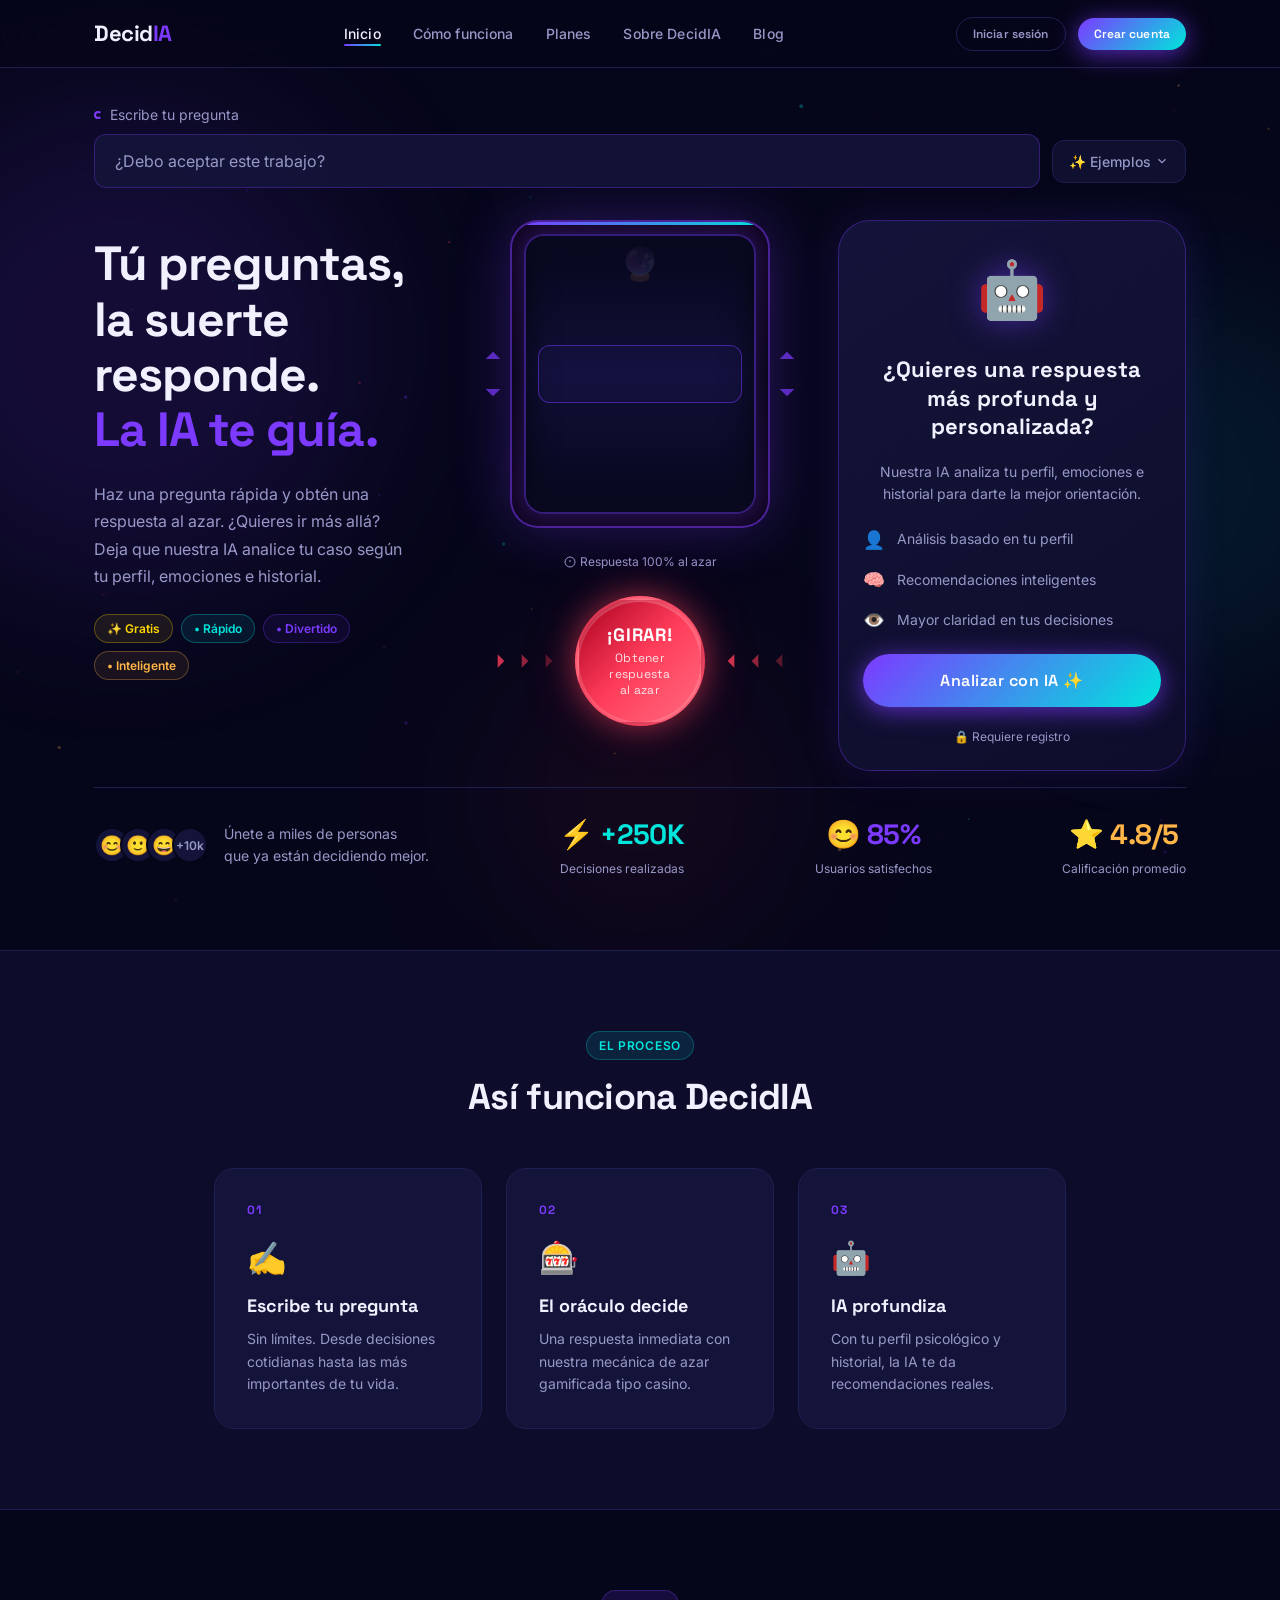
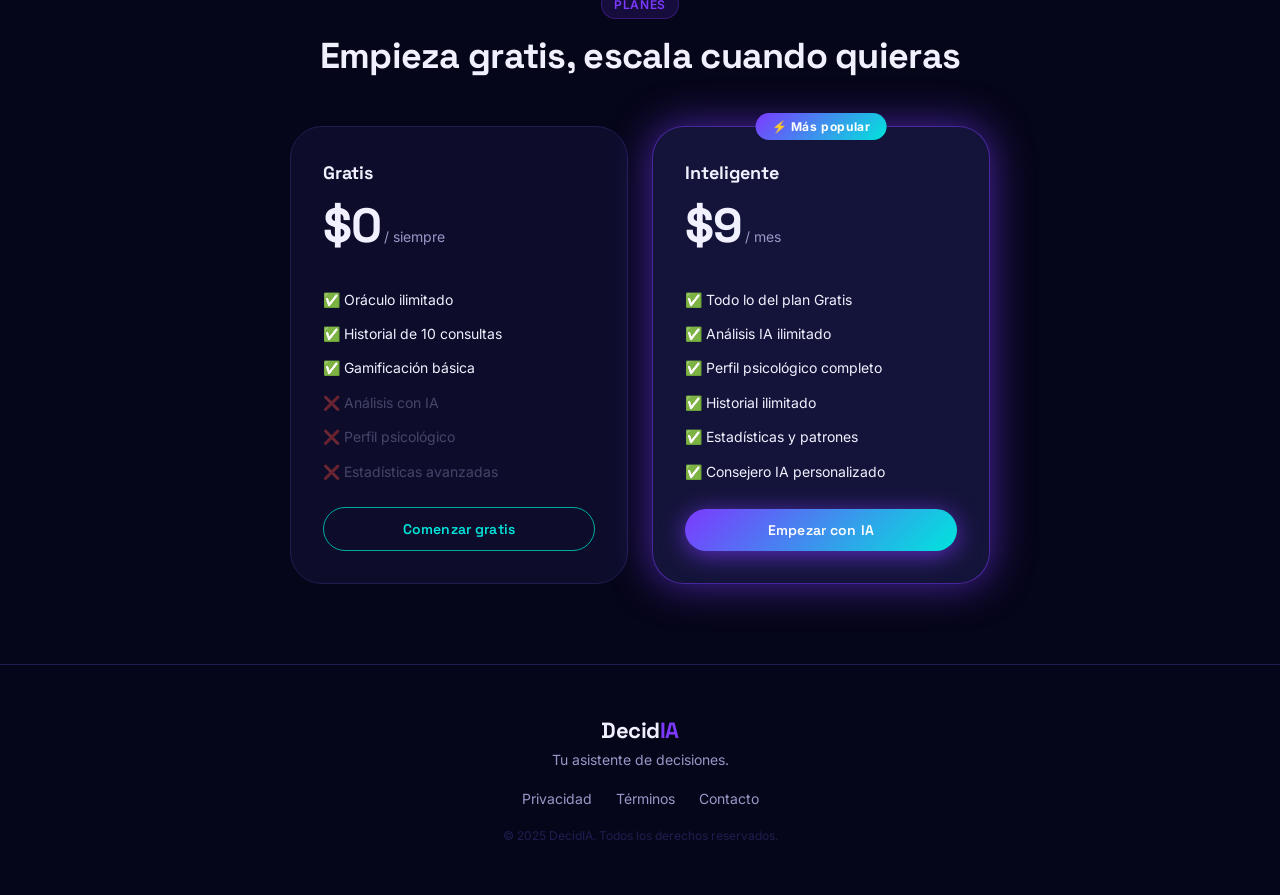
<file: index.html>
<!DOCTYPE html>
<html lang="es">
<head>
  <meta charset="UTF-8" />
  <meta name="viewport" content="width=device-width, initial-scale=1.0" />
  <meta name="description" content="DecidIA — Toma mejores decisiones con IA. Consulta el oráculo o analiza tu caso con inteligencia artificial." />
  <title>DecidIA — Tu asistente de decisiones</title>

  <link rel="stylesheet" href="css/tokens.css" />
  <link rel="stylesheet" href="css/global.css" />
  <link rel="stylesheet" href="css/home.css" />

  <link rel="icon" href="data:image/svg+xml,<svg xmlns='http://www.w3.org/2000/svg' viewBox='0 0 32 32'><text y='26' font-size='26'>🔮</text></svg>" />
</head>
<body>

<!-- Partículas -->
<canvas id="particle-canvas"></canvas>

<!-- ══ NAVBAR ══════════════════════════════════════════════ -->
<nav class="navbar" id="navbar">
  <div class="container navbar__inner">
    <a href="index.html" class="navbar__logo">
      <span class="logo-decid">Decid</span><span class="logo-accent">IA</span>
    </a>

    <ul class="navbar__nav">
      <li><a href="#" class="navbar__link active">Inicio</a></li>
      <li><a href="#como-funciona" class="navbar__link">Cómo funciona</a></li>
      <li><a href="#planes" class="navbar__link">Planes</a></li>
      <li><a href="#" class="navbar__link">Sobre DecidIA</a></li>
      <li><a href="#" class="navbar__link">Blog</a></li>
    </ul>

    <div class="navbar__actions">
      <button class="btn btn--ghost btn--sm" onclick="openModal('modal-login')">Iniciar sesión</button>
      <button class="btn btn--primary btn--sm" onclick="openModal('modal-register')">Crear cuenta</button>
    </div>

    <!-- Mobile hamburger -->
    <button class="navbar__hamburger" id="hamburger" aria-label="Menú">
      <span></span><span></span><span></span>
    </button>
  </div>
</nav>

<!-- Mobile drawer -->
<div class="navbar__drawer" id="nav-drawer">
  <a href="#" class="navbar__link active">Inicio</a>
  <a href="#como-funciona" class="navbar__link">Cómo funciona</a>
  <a href="#planes" class="navbar__link">Planes</a>
  <a href="#" class="navbar__link">Sobre DecidIA</a>
  <a href="#" class="navbar__link">Blog</a>
  <div class="navbar__actions">
    <button class="btn btn--ghost" onclick="closeDrawer();openModal('modal-login')">Iniciar sesión</button>
    <button class="btn btn--primary" onclick="closeDrawer();openModal('modal-register')">Crear cuenta</button>
  </div>
</div>

<!-- ══ HERO ════════════════════════════════════════════════ -->
<section class="hero" id="hero">
  <!-- Background glows -->
  <div class="hero__bg-glow hero__bg-glow--1"></div>
  <div class="hero__bg-glow hero__bg-glow--2"></div>
  <div class="hero__bg-glow hero__bg-glow--3"></div>

  <div class="container">

    <!-- Question bar -->
    <div class="hero__question-bar">
      <div class="question-bar__label">Escribe tu pregunta</div>
      <div class="question-bar__row" style="position:relative">
        <input
          type="text"
          class="question-bar__input"
          id="oracle-question"
          maxlength="300"
          autocomplete="off"
        />
        <button class="question-bar__examples-btn" id="examples-btn">
          ✨ Ejemplos
          <svg width="14" height="14" viewBox="0 0 24 24" fill="none" stroke="currentColor" stroke-width="2"><path d="M6 9l6 6 6-6"/></svg>
        </button>
        <div class="examples-dropdown" id="examples-dropdown"></div>
      </div>
    </div>

    <!-- Main 3-column layout -->
    <div class="hero__main">

      <!-- LEFT: Headline -->
      <div class="hero__left">
        <div>
          <h1 class="hero__title">
            Tú preguntas,<br/>
            la suerte responde.<br/>
            <span class="highlight">La IA te guía.</span>
          </h1>
        </div>
        <p class="hero__subtitle">
          Haz una pregunta rápida y obtén una respuesta al azar.
          ¿Quieres ir más allá? Deja que nuestra IA analice tu caso
          según tu perfil, emociones e historial.
        </p>
        <div class="hero__badges">
          <span class="hero__badge-item hero__badge-item--free">✨ Gratis</span>
          <span class="hero__badge-item hero__badge-item--fast">• Rápido</span>
          <span class="hero__badge-item hero__badge-item--fun">• Divertido</span>
          <span class="hero__badge-item hero__badge-item--smart">• Inteligente</span>
        </div>
      </div>

      <!-- CENTER: Slot Machine -->
      <div class="hero__center">
        <div class="slot-machine">

          <!-- Side arrows left -->
          <div class="slot-machine__arrows slot-machine__arrows--left">
            <svg class="slot-arrow slot-arrow--up" viewBox="0 0 24 24" fill="currentColor"><path d="M12 4l8 8H4l8-8z"/></svg>
            <svg class="slot-arrow slot-arrow--down" viewBox="0 0 24 24" fill="currentColor"><path d="M12 4l8 8H4l8-8z"/></svg>
          </div>

          <div class="slot-machine__chassis">
            <div class="slot-drum__window" id="drum-window">
              <div class="slot-drum__fade-top"></div>
              <div class="slot-drum__fade-bottom"></div>
              <div class="slot-drum__highlight" id="drum-highlight"></div>
              <div class="slot-drum__column" id="drum-column">
                <div class="slot-drum__item is-center" style="color:rgba(255,255,255,0.25);font-size:2rem">🔮</div>
              </div>
            </div>
          </div>

          <!-- Side arrows right -->
          <div class="slot-machine__arrows slot-machine__arrows--right">
            <svg class="slot-arrow slot-arrow--up" viewBox="0 0 24 24" fill="currentColor"><path d="M12 4l8 8H4l8-8z"/></svg>
            <svg class="slot-arrow slot-arrow--down" viewBox="0 0 24 24" fill="currentColor"><path d="M12 4l8 8H4l8-8z"/></svg>
          </div>
        </div>

        <!-- Random label -->
        <div class="slot-machine__rand-label">
          <svg width="12" height="12" viewBox="0 0 24 24" fill="none" stroke="currentColor" stroke-width="2"><circle cx="12" cy="12" r="10"/><path d="M12 8v4M12 16h.01"/></svg>
          Respuesta 100% al azar
        </div>

        <!-- GIRAR button -->
        <div class="btn-girar-wrap">
          <div class="btn-girar-arrow">
            <svg viewBox="0 0 24 24" fill="currentColor"><path d="M8 4l8 8-8 8z"/></svg>
            <svg viewBox="0 0 24 24" fill="currentColor"><path d="M8 4l8 8-8 8z"/></svg>
            <svg viewBox="0 0 24 24" fill="currentColor"><path d="M8 4l8 8-8 8z"/></svg>
          </div>

          <button class="btn--girar" id="btn-girar">
            ¡GIRAR!
            <span class="girar-subtitle">Obtener respuesta<br>al azar</span>
          </button>

          <div class="btn-girar-arrow btn-girar-arrow--right">
            <svg viewBox="0 0 24 24" fill="currentColor"><path d="M8 4l8 8-8 8z"/></svg>
            <svg viewBox="0 0 24 24" fill="currentColor"><path d="M8 4l8 8-8 8z"/></svg>
            <svg viewBox="0 0 24 24" fill="currentColor"><path d="M8 4l8 8-8 8z"/></svg>
          </div>
        </div>

        <!-- Post-result panel -->
        <div class="oracle-post-result" id="post-result">
          <p class="oracle-post-result__label">¿Quieres una recomendación basada en IA?</p>
          <div class="oracle-post-result__actions">
            <button class="btn btn--primary btn--lg" onclick="openModal('modal-register')">
              🤖 Analizar mi caso
            </button>
            <button class="btn btn--ghost" id="btn-again">🔄 Preguntar de nuevo</button>
          </div>
          <div class="oracle-post-result__feedback">
            <span class="oracle-post-result__feedback-label">¿Fue útil?</span>
            <div style="display:flex;gap:8px">
              <button class="feedback-btn" data-value="1" title="Sí">👍</button>
              <button class="feedback-btn" data-value="-1" title="No">👎</button>
            </div>
          </div>
        </div>
      </div>

      <!-- RIGHT: AI Panel -->
      <div class="hero__right">
        <div class="ai-panel" style="position:relative">
          <div class="ai-panel__robot">
            <span class="ai-panel__robot-icon">🤖</span>
          </div>
          <h3 class="ai-panel__title">¿Quieres una respuesta<br/>más profunda y personalizada?</h3>
          <p class="ai-panel__subtitle">
            Nuestra IA analiza tu perfil, emociones e historial para darte la mejor orientación.
          </p>
          <div class="ai-panel__features">
            <div class="ai-feature">
              <span class="ai-feature__icon">👤</span>
              <span>Análisis basado en tu perfil</span>
            </div>
            <div class="ai-feature">
              <span class="ai-feature__icon">🧠</span>
              <span>Recomendaciones inteligentes</span>
            </div>
            <div class="ai-feature">
              <span class="ai-feature__icon">👁️</span>
              <span>Mayor claridad en tus decisiones</span>
            </div>
          </div>
          <button class="btn btn--primary" onclick="openModal('modal-register')">
            Analizar con IA ✨
          </button>
          <div class="ai-panel__lock">
            🔒 Requiere registro
          </div>
        </div>
      </div>

    </div><!-- /.hero__main -->

    <!-- Stats bar -->
    <div class="hero__stats">
      <div class="hero__stats-inner">
        <div class="stat-group">
          <div class="stat-avatars">
            <div class="stat-avatar">😊</div>
            <div class="stat-avatar">🙂</div>
            <div class="stat-avatar">😄</div>
            <div class="stat-avatar stat-avatar--count">+10k</div>
          </div>
          <span class="stat-text">Únete a miles de personas<br>que ya están decidiendo mejor.</span>
        </div>

        <div class="stat-item">
          <span class="stat-item__value text-teal">⚡ +250K</span>
          <span class="stat-item__label">Decisiones realizadas</span>
        </div>

        <div class="stat-item">
          <span class="stat-item__value text-violet">😊 85%</span>
          <span class="stat-item__label">Usuarios satisfechos</span>
        </div>

        <div class="stat-item">
          <span class="stat-item__value text-gold">⭐ 4.8/5</span>
          <span class="stat-item__label">Calificación promedio</span>
        </div>
      </div>
    </div>

  </div><!-- /.container -->
</section>


<!-- ══ CÓMO FUNCIONA ═══════════════════════════════════════ -->
<section class="section section--how" id="como-funciona">
  <div class="container container--md">
    <div class="section__header">
      <span class="badge badge--teal">El proceso</span>
      <h2 class="section__title">Así funciona DecidIA</h2>
    </div>
    <div class="steps-grid">
      <div class="step-card">
        <div class="step-card__number">01</div>
        <div class="step-card__icon">✍️</div>
        <h3 class="step-card__title">Escribe tu pregunta</h3>
        <p class="step-card__desc">Sin límites. Desde decisiones cotidianas hasta las más importantes de tu vida.</p>
      </div>
      <div class="step-card">
        <div class="step-card__number">02</div>
        <div class="step-card__icon">🎰</div>
        <h3 class="step-card__title">El oráculo decide</h3>
        <p class="step-card__desc">Una respuesta inmediata con nuestra mecánica de azar gamificada tipo casino.</p>
      </div>
      <div class="step-card">
        <div class="step-card__number">03</div>
        <div class="step-card__icon">🤖</div>
        <h3 class="step-card__title">IA profundiza</h3>
        <p class="step-card__desc">Con tu perfil psicológico y historial, la IA te da recomendaciones reales.</p>
      </div>
    </div>
  </div>
</section>


<!-- ══ PLANES ══════════════════════════════════════════════ -->
<section class="section section--pricing" id="planes">
  <div class="container container--md">
    <div class="section__header">
      <span class="badge badge--violet">Planes</span>
      <h2 class="section__title">Empieza gratis, escala cuando quieras</h2>
    </div>
    <div class="pricing-grid">
      <div class="pricing-card">
        <div class="pricing-card__header">
          <span class="pricing-card__plan">Gratis</span>
          <div class="pricing-card__price">
            <span class="pricing-card__amount">$0</span>
            <span class="pricing-card__period">/ siempre</span>
          </div>
        </div>
        <ul class="pricing-card__features">
          <li>✅ Oráculo ilimitado</li>
          <li>✅ Historial de 10 consultas</li>
          <li>✅ Gamificación básica</li>
          <li class="disabled">❌ Análisis con IA</li>
          <li class="disabled">❌ Perfil psicológico</li>
          <li class="disabled">❌ Estadísticas avanzadas</li>
        </ul>
        <button class="btn btn--outline-teal" onclick="openModal('modal-register')">Comenzar gratis</button>
      </div>
      <div class="pricing-card pricing-card--featured">
        <div class="pricing-card__badge">⚡ Más popular</div>
        <div class="pricing-card__header">
          <span class="pricing-card__plan">Inteligente</span>
          <div class="pricing-card__price">
            <span class="pricing-card__amount">$9</span>
            <span class="pricing-card__period">/ mes</span>
          </div>
        </div>
        <ul class="pricing-card__features">
          <li>✅ Todo lo del plan Gratis</li>
          <li>✅ Análisis IA ilimitado</li>
          <li>✅ Perfil psicológico completo</li>
          <li>✅ Historial ilimitado</li>
          <li>✅ Estadísticas y patrones</li>
          <li>✅ Consejero IA personalizado</li>
        </ul>
        <button class="btn btn--primary" onclick="openModal('modal-register')">Empezar con IA</button>
      </div>
    </div>
  </div>
</section>


<!-- ══ FOOTER ══════════════════════════════════════════════ -->
<footer class="footer">
  <div class="container footer__inner">
    <div class="footer__brand">
      <span class="navbar__logo">
        <span class="logo-decid">Decid</span><span class="logo-accent">IA</span>
      </span>
      <p class="footer__tagline">Tu asistente de decisiones.</p>
    </div>
    <div class="footer__links">
      <a href="#">Privacidad</a>
      <a href="#">Términos</a>
      <a href="#">Contacto</a>
    </div>
    <p class="footer__copy">© 2025 DecidIA. Todos los derechos reservados.</p>
  </div>
</footer>


<!-- ══ MODALS ══════════════════════════════════════════════ -->
<div class="modal-backdrop" id="modal-login">
  <div class="modal">
    <button class="modal__close" onclick="closeModal('modal-login')" aria-label="Cerrar">✕</button>
    <div class="modal__header">
      <h2 class="modal__title">Bienvenido de vuelta</h2>
      <p class="modal__subtitle">Inicia sesión en tu cuenta DecidIA</p>
    </div>
    <div class="auth-social">
      <button class="btn btn--ghost auth-social__btn">
        <svg width="18" height="18" viewBox="0 0 24 24"><path fill="#4285F4" d="M22.56 12.25c0-.78-.07-1.53-.2-2.25H12v4.26h5.92c-.26 1.37-1.04 2.53-2.21 3.31v2.77h3.57c2.08-1.92 3.28-4.74 3.28-8.09z"/><path fill="#34A853" d="M12 23c2.97 0 5.46-.98 7.28-2.66l-3.57-2.77c-.98.66-2.23 1.06-3.71 1.06-2.86 0-5.29-1.93-6.16-4.53H2.18v2.84C3.99 20.53 7.7 23 12 23z"/><path fill="#FBBC05" d="M5.84 14.09c-.22-.66-.35-1.36-.35-2.09s.13-1.43.35-2.09V7.07H2.18C1.43 8.55 1 10.22 1 12s.43 3.45 1.18 4.93l2.85-2.22.81-.62z"/><path fill="#EA4335" d="M12 5.38c1.62 0 3.06.56 4.21 1.64l3.15-3.15C17.45 2.09 14.97 1 12 1 7.7 1 3.99 3.47 2.18 7.07l3.66 2.84c.87-2.6 3.3-4.53 6.16-4.53z"/></svg>
        Continuar con Google
      </button>
    </div>
    <div class="auth-divider"><span>o con correo</span></div>
    <div class="auth-form">
      <input type="email" class="input" placeholder="tu@correo.com" autocomplete="email" />
      <input type="password" class="input" placeholder="Contraseña" autocomplete="current-password" />
      <button class="btn btn--primary" style="width:100%">Iniciar sesión</button>
    </div>
    <p class="auth-footer-text">¿No tienes cuenta? <a href="#" onclick="switchModal('modal-login','modal-register')">Regístrate</a></p>
  </div>
</div>

<div class="modal-backdrop" id="modal-register">
  <div class="modal">
    <button class="modal__close" onclick="closeModal('modal-register')" aria-label="Cerrar">✕</button>
    <div class="modal__header">
      <h2 class="modal__title">Crea tu cuenta</h2>
      <p class="modal__subtitle">Únete a DecidIA y toma mejores decisiones</p>
    </div>
    <div class="auth-social">
      <button class="btn btn--ghost auth-social__btn">
        <svg width="18" height="18" viewBox="0 0 24 24"><path fill="#4285F4" d="M22.56 12.25c0-.78-.07-1.53-.2-2.25H12v4.26h5.92c-.26 1.37-1.04 2.53-2.21 3.31v2.77h3.57c2.08-1.92 3.28-4.74 3.28-8.09z"/><path fill="#34A853" d="M12 23c2.97 0 5.46-.98 7.28-2.66l-3.57-2.77c-.98.66-2.23 1.06-3.71 1.06-2.86 0-5.29-1.93-6.16-4.53H2.18v2.84C3.99 20.53 7.7 23 12 23z"/><path fill="#FBBC05" d="M5.84 14.09c-.22-.66-.35-1.36-.35-2.09s.13-1.43.35-2.09V7.07H2.18C1.43 8.55 1 10.22 1 12s.43 3.45 1.18 4.93l2.85-2.22.81-.62z"/><path fill="#EA4335" d="M12 5.38c1.62 0 3.06.56 4.21 1.64l3.15-3.15C17.45 2.09 14.97 1 12 1 7.7 1 3.99 3.47 2.18 7.07l3.66 2.84c.87-2.6 3.3-4.53 6.16-4.53z"/></svg>
        Registrarse con Google
      </button>
    </div>
    <div class="auth-divider"><span>o con correo</span></div>
    <div class="auth-form">
      <input type="text"  class="input" placeholder="Tu nombre" autocomplete="name" />
      <input type="email" class="input" placeholder="tu@correo.com" autocomplete="email" />
      <input type="password" class="input" placeholder="Crea una contraseña" autocomplete="new-password" />
      <button class="btn btn--primary" style="width:100%">Crear cuenta gratis</button>
    </div>
    <p class="auth-footer-text">¿Ya tienes cuenta? <a href="#" onclick="switchModal('modal-register','modal-login')">Inicia sesión</a></p>
  </div>
</div>


<!-- Scripts -->
<script src="js/models.js"></script>
<script src="js/oracle.js"></script>
<script src="js/home.js"></script>
<script>
  // Helper for mobile drawer close
  function closeDrawer() {
    const d = document.getElementById('nav-drawer');
    const h = document.getElementById('hamburger');
    if (d) d.classList.remove('is-open');
    if (h) h.classList.remove('is-open');
    document.body.style.overflow = '';
  }
</script>
</body>
</html>
</file>
<file: css/tokens.css>
/* ============================================================
   DecidIA — Design Tokens (Casino Edition)
   ============================================================ */

@import url('https://fonts.googleapis.com/css2?family=Space+Grotesk:wght@300;400;500;600;700&family=Inter:wght@300;400;500;600&display=swap');

:root {
  --color-bg:           #06061A;
  --color-bg-surface:   #0D0D2B;
  --color-bg-elevated:  #14143A;
  --color-bg-card:      #111130;
  --color-violet:       #7C3AFF;
  --color-violet-dim:   #5520CC;
  --color-violet-glow:  rgba(124, 58, 255, 0.4);
  --color-teal:         #00E5DC;
  --color-teal-dim:     #00AAA3;
  --color-teal-glow:    rgba(0, 229, 220, 0.3);
  --color-gold:         #FFB547;
  --color-gold-glow:    rgba(255, 181, 71, 0.35);
  --color-red:          #FF3D5A;
  --color-red-glow:     rgba(255, 61, 90, 0.35);
  --color-white:        #F0F0FF;
  --color-white-muted:  #9898C8;
  --color-white-faint:  #1E1E50;
  --color-success:      #22D47B;
  --color-warning:      #FFB547;
  --color-danger:       #FF5C7A;

  --grad-primary:    linear-gradient(135deg, #7C3AFF 0%, #00E5DC 100%);
  --grad-gold:       linear-gradient(135deg, #FF8C00 0%, #FFB547 50%, #FFD700 100%);
  --grad-red:        linear-gradient(135deg, #CC0020 0%, #FF3D5A 100%);
  --grad-slot:       linear-gradient(180deg, #0A0A2A 0%, #141450 50%, #0A0A2A 100%);
  --grad-surface:    linear-gradient(180deg, #0D0D2B 0%, #06061A 100%);
  --grad-glow:       radial-gradient(ellipse at center, rgba(124,58,255,0.5) 0%, transparent 70%);
  --grad-btn-girar:  linear-gradient(135deg, #AA0020 0%, #FF3D5A 50%, #FF6B80 100%);

  --font-display: 'Space Grotesk', sans-serif;
  --font-body:    'Inter', sans-serif;

  --text-xs:   0.75rem;
  --text-sm:   0.875rem;
  --text-base: 1rem;
  --text-lg:   1.125rem;
  --text-xl:   1.375rem;
  --text-2xl:  1.75rem;
  --text-3xl:  2.25rem;
  --text-4xl:  3rem;
  --text-5xl:  4rem;

  --space-1:  0.25rem;
  --space-2:  0.5rem;
  --space-3:  0.75rem;
  --space-4:  1rem;
  --space-5:  1.25rem;
  --space-6:  1.5rem;
  --space-8:  2rem;
  --space-10: 2.5rem;
  --space-12: 3rem;
  --space-16: 4rem;
  --space-20: 5rem;
  --space-24: 6rem;

  --radius-sm:   6px;
  --radius-md:   12px;
  --radius-lg:   20px;
  --radius-xl:   32px;
  --radius-full: 9999px;

  --shadow-sm:      0 2px 8px rgba(0,0,0,0.5);
  --shadow-md:      0 4px 24px rgba(0,0,0,0.6);
  --shadow-lg:      0 8px 48px rgba(0,0,0,0.7);
  --shadow-violet:  0 0 40px rgba(124, 58, 255, 0.6);
  --shadow-teal:    0 0 40px rgba(0, 229, 220, 0.5);
  --shadow-gold:    0 0 40px rgba(255, 181, 71, 0.5);
  --shadow-red:     0 0 40px rgba(255, 61, 90, 0.5);
  --shadow-btn:     0 4px 24px rgba(124, 58, 255, 0.7);
  --shadow-slot:    0 0 80px rgba(124,58,255,0.4), inset 0 0 40px rgba(0,0,0,0.6);

  --ease-smooth: cubic-bezier(0.4, 0, 0.2, 1);
  --ease-spring: cubic-bezier(0.34, 1.56, 0.64, 1);
  --ease-out:    cubic-bezier(0, 0, 0.2, 1);
  --duration-fast:   150ms;
  --duration-base:   300ms;
  --duration-slow:   600ms;
  --duration-slower: 1000ms;

  --z-base:    0;
  --z-raised:  10;
  --z-overlay: 100;
  --z-modal:   200;
  --z-toast:   300;
}
</file>
<file: css/global.css>
/* ============================================================
   DecidIA — Global Reset & Base
   ============================================================ */

*, *::before, *::after {
  box-sizing: border-box;
  margin: 0;
  padding: 0;
}

html {
  font-size: 16px;
  scroll-behavior: smooth;
  -webkit-text-size-adjust: 100%;
}

body {
  font-family: var(--font-body);
  font-size: var(--text-base);
  background-color: var(--color-bg);
  color: var(--color-white);
  line-height: 1.6;
  min-height: 100vh;
  overflow-x: hidden;
  -webkit-font-smoothing: antialiased;
  -moz-osx-font-smoothing: grayscale;
}

#particle-canvas {
  position: fixed;
  top: 0; left: 0;
  width: 100%; height: 100%;
  pointer-events: none;
  z-index: var(--z-base);
  opacity: 0.6;
}

h1,h2,h3,h4,h5,h6 { font-family: var(--font-display); line-height: 1.2; font-weight: 700; }
p { line-height: 1.7; }
a { color: var(--color-teal); text-decoration: none; transition: color var(--duration-fast) var(--ease-smooth); }
a:hover { color: var(--color-violet); }
ul, ol { list-style: none; }
img { max-width: 100%; display: block; }
button { cursor: pointer; font-family: var(--font-body); border: none; background: none; }
input, textarea, select { font-family: var(--font-body); font-size: var(--text-base); }

/* ── Text utilities ── */
.text-gradient {
  background: var(--grad-primary);
  -webkit-background-clip: text;
  -webkit-text-fill-color: transparent;
  background-clip: text;
}
.text-gradient-gold {
  background: var(--grad-gold);
  -webkit-background-clip: text;
  -webkit-text-fill-color: transparent;
  background-clip: text;
}
.text-muted  { color: var(--color-white-muted); }
.text-teal   { color: var(--color-teal); }
.text-violet { color: var(--color-violet); }
.text-gold   { color: var(--color-gold); }
.text-center { text-align: center; }
.text-display{ font-family: var(--font-display); }

/* ── Layout ── */
.container { width: 100%; max-width: 1140px; margin: 0 auto; padding: 0 var(--space-6); }
.container--sm { max-width: 640px; }
.container--md { max-width: 900px; }

/* ── Navbar ── */
.navbar {
  position: fixed;
  top: 0; left: 0; right: 0;
  z-index: var(--z-overlay);
  padding: var(--space-4) 0;
  background: rgba(6, 6, 26, 0.85);
  backdrop-filter: blur(20px);
  -webkit-backdrop-filter: blur(20px);
  border-bottom: 1px solid var(--color-white-faint);
  transition: all var(--duration-base) var(--ease-smooth);
}
.navbar__inner { display: flex; align-items: center; justify-content: space-between; }
.navbar__logo { font-family: var(--font-display); font-size: var(--text-xl); font-weight: 700; letter-spacing: -0.02em; }
.navbar__logo .logo-decid { color: var(--color-white); }
.navbar__logo .logo-accent { color: var(--color-violet); }
.navbar__nav { display: flex; align-items: center; gap: var(--space-8); }
.navbar__link { font-size: var(--text-sm); font-weight: 500; color: var(--color-white-muted); transition: color var(--duration-fast) var(--ease-smooth); letter-spacing: 0.01em; position: relative; padding-bottom: 4px; }
.navbar__link::after { content: ''; position: absolute; bottom: 0; left: 0; width: 0; height: 2px; background: var(--grad-primary); border-radius: 2px; transition: width var(--duration-base) var(--ease-smooth); }
.navbar__link:hover { color: var(--color-white); }
.navbar__link:hover::after, .navbar__link.active::after { width: 100%; }
.navbar__link.active { color: var(--color-white); }
.navbar__actions { display: flex; align-items: center; gap: var(--space-3); }

/* Mobile hamburger */
.navbar__hamburger {
  display: none;
  flex-direction: column;
  gap: 5px;
  background: none;
  border: none;
  cursor: pointer;
  padding: var(--space-2);
}
.navbar__hamburger span {
  width: 24px; height: 2px;
  background: var(--color-white);
  border-radius: 2px;
  transition: all var(--duration-base) var(--ease-smooth);
  display: block;
}
.navbar__hamburger.is-open span:nth-child(1) { transform: rotate(45deg) translate(5px, 5px); }
.navbar__hamburger.is-open span:nth-child(2) { opacity: 0; }
.navbar__hamburger.is-open span:nth-child(3) { transform: rotate(-45deg) translate(5px, -5px); }

/* Mobile nav drawer */
.navbar__drawer {
  display: none;
  position: fixed;
  top: 65px; left: 0; right: 0;
  background: rgba(6,6,26,0.97);
  backdrop-filter: blur(20px);
  border-bottom: 1px solid var(--color-white-faint);
  padding: var(--space-6);
  z-index: calc(var(--z-overlay) - 1);
  flex-direction: column;
  gap: var(--space-4);
  transform: translateY(-10px);
  opacity: 0;
  transition: all var(--duration-base) var(--ease-smooth);
}
.navbar__drawer.is-open {
  opacity: 1;
  transform: translateY(0);
}
.navbar__drawer .navbar__link { font-size: var(--text-base); padding: var(--space-2) 0; border-bottom: 1px solid var(--color-white-faint); }
.navbar__drawer .navbar__actions { flex-direction: column; width: 100%; margin-top: var(--space-2); }
.navbar__drawer .navbar__actions .btn { width: 100%; justify-content: center; }

/* ── Buttons ── */
.btn {
  display: inline-flex; align-items: center; justify-content: center; gap: var(--space-2);
  font-family: var(--font-display); font-weight: 600; font-size: var(--text-sm);
  letter-spacing: 0.01em; border-radius: var(--radius-full);
  padding: var(--space-3) var(--space-6);
  transition: all var(--duration-base) var(--ease-smooth);
  cursor: pointer; border: none; position: relative; overflow: hidden; white-space: nowrap;
}
.btn::before { content: ''; position: absolute; inset: 0; background: rgba(255,255,255,0.08); opacity: 0; transition: opacity var(--duration-fast) var(--ease-smooth); border-radius: inherit; }
.btn:hover::before { opacity: 1; }
.btn--primary { background: var(--grad-primary); color: #fff; box-shadow: var(--shadow-btn); }
.btn--primary:hover { transform: translateY(-2px); box-shadow: 0 8px 32px rgba(124,58,255,0.7); }
.btn--primary:active { transform: translateY(0); }
.btn--ghost { background: transparent; color: var(--color-white-muted); border: 1px solid var(--color-white-faint); }
.btn--ghost:hover { color: var(--color-white); border-color: var(--color-white-muted); background: rgba(255,255,255,0.04); }
.btn--outline-teal { background: transparent; color: var(--color-teal); border: 1px solid var(--color-teal-dim); }
.btn--outline-teal:hover { background: rgba(0,229,220,0.08); border-color: var(--color-teal); box-shadow: var(--shadow-teal); }
.btn--lg { font-size: var(--text-base); padding: var(--space-4) var(--space-10); }
.btn--xl { font-size: var(--text-lg); padding: var(--space-5) var(--space-12); }
.btn--sm { font-size: var(--text-xs); padding: var(--space-2) var(--space-4); }
.btn:disabled { opacity: 0.4; cursor: not-allowed; transform: none; box-shadow: none; }

/* ── Cards ── */
.card { background: var(--color-bg-surface); border: 1px solid var(--color-white-faint); border-radius: var(--radius-lg); padding: var(--space-6); transition: all var(--duration-base) var(--ease-smooth); }
.card:hover { border-color: rgba(124,58,255,0.3); box-shadow: var(--shadow-violet); transform: translateY(-4px); }

/* ── Inputs ── */
.input { width: 100%; background: var(--color-bg-elevated); border: 1px solid var(--color-white-faint); border-radius: var(--radius-md); padding: var(--space-4) var(--space-5); color: var(--color-white); font-size: var(--text-base); transition: all var(--duration-base) var(--ease-smooth); outline: none; }
.input::placeholder { color: var(--color-white-muted); }
.input:focus { border-color: var(--color-violet); box-shadow: 0 0 0 3px var(--color-violet-glow); background: rgba(26,26,62,0.8); }

/* ── Badge ── */
.badge { display: inline-flex; align-items: center; gap: var(--space-1); font-size: var(--text-xs); font-weight: 600; letter-spacing: 0.06em; text-transform: uppercase; border-radius: var(--radius-full); padding: var(--space-1) var(--space-3); }
.badge--violet { background: rgba(124,58,255,0.15); color: var(--color-violet); border: 1px solid rgba(124,58,255,0.3); }
.badge--teal   { background: rgba(0,229,220,0.1);  color: var(--color-teal);   border: 1px solid rgba(0,229,220,0.25); }
.badge--gold   { background: rgba(255,181,71,0.1); color: var(--color-gold);   border: 1px solid rgba(255,181,71,0.3); }
.badge--success{ background: rgba(34,212,123,0.1); color: var(--color-success);border: 1px solid rgba(34,212,123,0.25); }

/* ── Modal ── */
.modal-backdrop { position: fixed; inset: 0; background: rgba(0,0,0,0.82); backdrop-filter: blur(10px); z-index: var(--z-modal); display: flex; align-items: center; justify-content: center; padding: var(--space-6); opacity: 0; pointer-events: none; transition: opacity var(--duration-base) var(--ease-smooth); }
.modal-backdrop.is-open { opacity: 1; pointer-events: all; }
.modal { background: var(--color-bg-surface); border: 1px solid var(--color-white-faint); border-radius: var(--radius-xl); padding: var(--space-8); max-width: 520px; width: 100%; transform: translateY(20px) scale(0.96); transition: transform var(--duration-base) var(--ease-spring); box-shadow: var(--shadow-lg); position: relative; max-height: 90vh; overflow-y: auto; }
.modal-backdrop.is-open .modal { transform: translateY(0) scale(1); }
.modal__close { position: absolute; top: var(--space-5); right: var(--space-5); background: transparent; border: none; color: var(--color-white-muted); font-size: var(--text-lg); cursor: pointer; transition: color var(--duration-fast); width: 32px; height: 32px; display: flex; align-items: center; justify-content: center; border-radius: var(--radius-sm); }
.modal__close:hover { color: var(--color-white); background: var(--color-bg-elevated); }
.modal__header { margin-bottom: var(--space-6); }
.modal__title { font-size: var(--text-2xl); font-family: var(--font-display); margin-bottom: var(--space-2); }
.modal__subtitle { color: var(--color-white-muted); font-size: var(--text-sm); }

/* Auth form */
.auth-social { display: flex; flex-direction: column; gap: var(--space-3); }
.auth-social__btn { width: 100%; justify-content: center; gap: var(--space-3); font-size: var(--text-sm); }
.auth-divider { display: flex; align-items: center; gap: var(--space-4); margin: var(--space-5) 0; color: var(--color-white-muted); font-size: var(--text-xs); letter-spacing: 0.06em; text-transform: uppercase; }
.auth-divider::before, .auth-divider::after { content: ''; flex: 1; height: 1px; background: var(--color-white-faint); }
.auth-form { display: flex; flex-direction: column; gap: var(--space-3); }
.auth-footer-text { text-align: center; font-size: var(--text-sm); color: var(--color-white-muted); margin-top: var(--space-4); }

/* ── Toast ── */
.toast-container { position: fixed; bottom: var(--space-6); right: var(--space-6); z-index: var(--z-toast); display: flex; flex-direction: column; gap: var(--space-3); }
.toast { background: var(--color-bg-elevated); border: 1px solid var(--color-white-faint); border-radius: var(--radius-md); padding: var(--space-4) var(--space-5); font-size: var(--text-sm); box-shadow: var(--shadow-lg); animation: slideInRight var(--duration-base) var(--ease-spring); max-width: 320px; }
.toast--success { border-color: rgba(34,212,123,0.4); }
.toast--error   { border-color: rgba(255,92,122,0.4); }

/* ── Animations ── */
@keyframes shimmer  { 0% { background-position: 200% 0; } 100% { background-position: -200% 0; } }
@keyframes slideInRight { from { transform: translateX(100%); opacity: 0; } to { transform: translateX(0); opacity: 1; } }
@keyframes fadeIn   { from { opacity: 0; transform: translateY(12px); } to { opacity: 1; transform: translateY(0); } }
@keyframes pulseGlow{ 0%,100% { box-shadow: 0 0 20px var(--color-violet-glow); } 50% { box-shadow: 0 0 50px rgba(124,58,255,0.7); } }
@keyframes float    { 0%,100% { transform: translateY(0px); } 50% { transform: translateY(-8px); } }
@keyframes shake    { 0%,100% { transform: translateX(0); } 20% { transform: translateX(-8px); } 40% { transform: translateX(8px); } 60% { transform: translateX(-5px); } 80% { transform: translateX(5px); } }
@keyframes neonPulse{ 0%,100% { text-shadow: 0 0 10px currentColor, 0 0 20px currentColor; } 50% { text-shadow: 0 0 20px currentColor, 0 0 40px currentColor, 0 0 60px currentColor; } }
@keyframes borderGlow { 0%,100% { border-color: rgba(124,58,255,0.4); box-shadow: 0 0 20px rgba(124,58,255,0.3); } 50% { border-color: rgba(0,229,220,0.5); box-shadow: 0 0 30px rgba(0,229,220,0.4); } }
@keyframes arrowBounce { 0%,100% { transform: translateX(0); } 50% { transform: translateX(6px); } }
@keyframes drumSpin { 0% { transform: translateY(0); } 100% { transform: translateY(-100%); } }

@media (prefers-reduced-motion: reduce) {
  *, *::before, *::after { animation-duration: 0.01ms !important; transition-duration: 0.01ms !important; }
}

@media (max-width: 768px) {
  .navbar__nav { display: none; }
  .navbar__actions { display: none; }
  .navbar__hamburger { display: flex; }
  .navbar__drawer { display: flex; }
  .container { padding: 0 var(--space-4); }
}

@media (max-width: 480px) {
  :root { font-size: 15px; }
  .btn--xl { padding: var(--space-4) var(--space-8); font-size: var(--text-base); }
}
</file>
<file: css/home.css>
/* ============================================================
   DecidIA — Home (Casino Edition)
   ============================================================ */

/* ── Hero ── */
.hero {
  position: relative;
  min-height: 100vh;
  padding: 80px 0 var(--space-12);
  overflow: hidden;
  display: flex;
  flex-direction: column;
}

.hero__bg-glow {
  position: absolute;
  border-radius: 50%;
  pointer-events: none;
  filter: blur(80px);
}
.hero__bg-glow--1 {
  width: 500px; height: 500px;
  top: 10%; left: -10%;
  background: rgba(124,58,255,0.12);
}
.hero__bg-glow--2 {
  width: 400px; height: 400px;
  top: 30%; right: -8%;
  background: rgba(0,229,220,0.08);
}
.hero__bg-glow--3 {
  width: 300px; height: 300px;
  bottom: 0; left: 50%;
  transform: translateX(-50%);
  background: rgba(255,61,90,0.06);
}

/* ── Question bar (top area) ── */
.hero__question-bar {
  position: relative;
  z-index: 5;
  padding: var(--space-6) 0 var(--space-4);
}
.question-bar__label {
  font-size: var(--text-sm);
  color: var(--color-white-muted);
  margin-bottom: var(--space-2);
  display: flex;
  align-items: center;
  gap: var(--space-2);
}
.question-bar__label::before {
  content: '';
  display: inline-block;
  width: 8px; height: 8px;
  border: 2px solid var(--color-violet);
  border-right-color: transparent;
  border-radius: 50%;
  animation: float 2s ease-in-out infinite;
}
.question-bar__row {
  display: flex;
  align-items: center;
  gap: var(--space-3);
}
.question-bar__input {
  flex: 1;
  background: rgba(20,20,58,0.9);
  border: 1.5px solid rgba(124,58,255,0.3);
  border-radius: var(--radius-md);
  padding: var(--space-4) var(--space-5);
  color: var(--color-white);
  font-family: var(--font-body);
  font-size: var(--text-base);
  outline: none;
  transition: all var(--duration-base) var(--ease-smooth);
  backdrop-filter: blur(10px);
}
.question-bar__input::placeholder { color: var(--color-white-muted); }
.question-bar__input:focus {
  border-color: var(--color-violet);
  box-shadow: 0 0 0 3px var(--color-violet-glow), 0 0 30px rgba(124,58,255,0.2);
  background: rgba(20,20,58,0.95);
}
.question-bar__examples-btn {
  display: flex; align-items: center; gap: var(--space-1);
  color: var(--color-white-muted); font-size: var(--text-sm); font-weight: 500;
  background: rgba(20,20,58,0.7); border: 1px solid var(--color-white-faint);
  border-radius: var(--radius-md); padding: var(--space-3) var(--space-4);
  cursor: pointer; transition: all var(--duration-base) var(--ease-smooth);
  white-space: nowrap;
}
.question-bar__examples-btn:hover { color: var(--color-violet); border-color: rgba(124,58,255,0.4); }

/* Examples dropdown */
.examples-dropdown {
  position: absolute;
  top: calc(100% + var(--space-2));
  left: 0; right: 0;
  background: var(--color-bg-elevated);
  border: 1px solid var(--color-white-faint);
  border-radius: var(--radius-md);
  padding: var(--space-3);
  z-index: 20;
  display: none;
  flex-wrap: wrap;
  gap: var(--space-2);
  box-shadow: var(--shadow-lg);
}
.examples-dropdown.is-open { display: flex; animation: fadeIn 0.2s var(--ease-out) both; }
.example-chip {
  background: var(--color-bg-surface);
  border: 1px solid var(--color-white-faint);
  border-radius: var(--radius-full);
  padding: var(--space-2) var(--space-4);
  font-size: var(--text-sm);
  color: var(--color-white-muted);
  cursor: pointer;
  transition: all var(--duration-fast) var(--ease-smooth);
}
.example-chip:hover { color: var(--color-white); border-color: var(--color-violet); background: rgba(124,58,255,0.08); transform: translateY(-2px); }

/* ── Hero main 3-col layout ── */
.hero__main {
  position: relative;
  z-index: 2;
  flex: 1;
  display: grid;
  grid-template-columns: 1fr 1fr 1fr;
  gap: var(--space-6);
  align-items: start;
  padding: var(--space-4) 0;
}

/* LEFT COLUMN — headline */
.hero__left {
  display: flex;
  flex-direction: column;
  justify-content: center;
  padding-top: var(--space-4);
  gap: var(--space-6);
}
.hero__title {
  font-size: clamp(2rem, 4vw, 3rem);
  font-family: var(--font-display);
  font-weight: 700;
  line-height: 1.15;
  letter-spacing: -0.02em;
}
.hero__title .highlight { color: var(--color-violet); }
.hero__subtitle {
  font-size: var(--text-base);
  color: var(--color-white-muted);
  line-height: 1.7;
  max-width: 320px;
}
.hero__badges {
  display: flex;
  flex-wrap: wrap;
  gap: var(--space-2);
}
.hero__badge-item {
  font-size: var(--text-xs);
  font-weight: 600;
  padding: var(--space-1) var(--space-3);
  border-radius: var(--radius-full);
  border: 1px solid;
}
.hero__badge-item--free    { color: #FFD700; border-color: rgba(255,215,0,0.3); background: rgba(255,215,0,0.08); }
.hero__badge-item--fast    { color: var(--color-teal); border-color: rgba(0,229,220,0.3); background: rgba(0,229,220,0.08); }
.hero__badge-item--fun     { color: var(--color-violet); border-color: rgba(124,58,255,0.3); background: rgba(124,58,255,0.08); }
.hero__badge-item--smart   { color: var(--color-gold); border-color: rgba(255,181,71,0.3); background: rgba(255,181,71,0.08); }

/* CENTER COLUMN — Slot Machine */
.hero__center {
  display: flex;
  flex-direction: column;
  align-items: center;
  gap: var(--space-4);
}

/* Slot machine drum */
.slot-machine {
  position: relative;
  width: 100%;
  max-width: 260px;
}

.slot-machine__chassis {
  background: linear-gradient(180deg, #1A0A35 0%, #0D0820 50%, #1A0A35 100%);
  border: 2px solid rgba(124,58,255,0.5);
  border-radius: 28px;
  padding: var(--space-3);
  box-shadow: 0 0 60px rgba(124,58,255,0.3), inset 0 0 30px rgba(0,0,0,0.5);
  position: relative;
  overflow: hidden;
}
.slot-machine__chassis::before {
  content: '';
  position: absolute;
  top: 0; left: 0; right: 0;
  height: 3px;
  background: var(--grad-primary);
  border-radius: 28px 28px 0 0;
}

/* Arrows sides */
.slot-machine__arrows {
  position: absolute;
  top: 50%; transform: translateY(-50%);
  display: flex;
  flex-direction: column;
  gap: var(--space-2);
  z-index: 5;
}
.slot-machine__arrows--left  { left: -28px; }
.slot-machine__arrows--right { right: -28px; }
.slot-arrow {
  width: 22px; height: 22px;
  color: var(--color-violet);
  opacity: 0.7;
  animation: float 2s ease-in-out infinite;
}
.slot-arrow--up   { animation-delay: 0s; }
.slot-arrow--down { animation-delay: -1s; transform: rotate(180deg); }

/* Drum window */
.slot-drum__window {
  position: relative;
  background: linear-gradient(180deg, #080820 0%, #0F0F35 50%, #080820 100%);
  border: 2px solid rgba(124,58,255,0.4);
  border-radius: var(--radius-lg);
  height: 280px;
  overflow: hidden;
  box-shadow: inset 0 0 30px rgba(0,0,0,0.7), 0 0 20px rgba(124,58,255,0.2);
}
.slot-drum__fade-top {
  position: absolute; top: 0; left: 0; right: 0;
  height: 60px;
  background: linear-gradient(to bottom, #080820 0%, transparent 100%);
  z-index: 3; pointer-events: none;
}
.slot-drum__fade-bottom {
  position: absolute; bottom: 0; left: 0; right: 0;
  height: 60px;
  background: linear-gradient(to top, #080820 0%, transparent 100%);
  z-index: 3; pointer-events: none;
}
.slot-drum__highlight {
  position: absolute;
  top: 50%; left: var(--space-3); right: var(--space-3);
  transform: translateY(-50%);
  height: 58px;
  border: 1.5px solid rgba(124,58,255,0.5);
  border-radius: var(--radius-md);
  pointer-events: none;
  z-index: 4;
  background: rgba(124,58,255,0.05);
  transition: border-color var(--duration-base), box-shadow var(--duration-base);
}
.slot-drum__highlight.is-active {
  border-color: var(--color-teal);
  box-shadow: 0 0 20px rgba(0,229,220,0.3);
}

.slot-drum__column {
  display: flex;
  flex-direction: column;
  transition: transform 0.1s linear;
}
.slot-drum__item {
  display: flex;
  flex-direction: column;
  align-items: center;
  justify-content: center;
  height: 56px;
  padding: 0 var(--space-4);
  font-family: var(--font-display);
  font-weight: 700;
  font-size: var(--text-base);
  color: rgba(255,255,255,0.5);
  letter-spacing: 0.01em;
  text-transform: uppercase;
  transition: color 0.1s;
}
.slot-drum__item.is-center {
  color: var(--color-white);
  font-size: var(--text-lg);
}
.slot-drum__item--result {
  display: flex;
  flex-direction: column;
  align-items: center;
  justify-content: center;
  height: 100%;
  gap: var(--space-2);
  animation: fadeIn 0.5s var(--ease-spring) both;
}
.slot-drum__result-emoji { font-size: 2rem; animation: float 3s ease-in-out infinite; }
.slot-drum__result-text {
  font-family: var(--font-display);
  font-size: var(--text-xl);
  font-weight: 700;
  letter-spacing: -0.01em;
  text-shadow: 0 0 20px currentColor;
  animation: neonPulse 2s ease-in-out infinite;
}

/* Rand label */
.slot-machine__rand-label {
  text-align: center;
  font-size: var(--text-xs);
  color: var(--color-white-muted);
  margin-top: var(--space-2);
  display: flex;
  align-items: center;
  justify-content: center;
  gap: var(--space-1);
}

/* GIRAR button */
.btn-girar-wrap {
  display: flex;
  align-items: center;
  gap: var(--space-4);
  width: 100%;
  justify-content: center;
  margin-top: var(--space-2);
}
.btn-girar-arrow {
  display: flex;
  gap: 4px;
  color: var(--color-red);
  opacity: 0.8;
}
.btn-girar-arrow svg { width: 20px; height: 20px; animation: arrowBounce 1s ease-in-out infinite; }
.btn-girar-arrow svg:nth-child(2) { animation-delay: 0.15s; opacity: 0.7; }
.btn-girar-arrow svg:nth-child(3) { animation-delay: 0.3s; opacity: 0.4; }
.btn-girar-arrow--right svg { transform: rotate(180deg); }

.btn--girar {
  background: var(--grad-btn-girar);
  color: #fff;
  font-family: var(--font-display);
  font-weight: 800;
  font-size: var(--text-lg);
  letter-spacing: 0.05em;
  padding: var(--space-5) var(--space-8);
  border-radius: 50%;
  width: 130px; height: 130px;
  display: flex; flex-direction: column; align-items: center; justify-content: center;
  gap: var(--space-1);
  border: 4px solid rgba(255,255,255,0.15);
  box-shadow: 0 0 30px rgba(255,61,90,0.5), 0 0 60px rgba(255,61,90,0.2), inset 0 2px 0 rgba(255,255,255,0.2);
  cursor: pointer;
  transition: all var(--duration-base) var(--ease-smooth);
  position: relative;
  overflow: visible;
  text-transform: uppercase;
}
.btn--girar::after {
  content: '';
  position: absolute;
  inset: -4px;
  border-radius: 50%;
  background: transparent;
  border: 2px solid rgba(255,61,90,0.4);
  animation: borderGlow 2s ease-in-out infinite;
}
.btn--girar:hover {
  transform: scale(1.06);
  box-shadow: 0 0 50px rgba(255,61,90,0.7), 0 0 100px rgba(255,61,90,0.3);
}
.btn--girar:active { transform: scale(0.97); }
.btn--girar:disabled { opacity: 0.6; transform: none; cursor: not-allowed; }
.btn--girar .girar-subtitle { font-size: var(--text-xs); font-weight: 400; opacity: 0.85; letter-spacing: 0.02em; text-transform: none; }

/* Post result panel */
.oracle-post-result {
  width: 100%;
  display: none;
  flex-direction: column;
  align-items: center;
  gap: var(--space-3);
  text-align: center;
  padding: var(--space-4);
  background: rgba(20,20,58,0.6);
  border: 1px solid var(--color-white-faint);
  border-radius: var(--radius-lg);
  animation: fadeIn 0.5s var(--ease-out) both;
}
.oracle-post-result.is-visible { display: flex; }
.oracle-post-result__label { font-size: var(--text-sm); color: var(--color-white-muted); }
.oracle-post-result__actions { display: flex; gap: var(--space-3); flex-wrap: wrap; justify-content: center; }
.oracle-post-result__feedback { display: flex; align-items: center; gap: var(--space-3); }
.oracle-post-result__feedback-label { font-size: var(--text-xs); color: var(--color-white-muted); }
.feedback-btn { background: var(--color-bg-elevated); border: 1px solid var(--color-white-faint); border-radius: var(--radius-sm); padding: var(--space-1) var(--space-3); font-size: var(--text-base); cursor: pointer; transition: all var(--duration-fast) var(--ease-smooth); }
.feedback-btn:hover { background: var(--color-white-faint); transform: scale(1.1); }
.feedback-btn.active { border-color: var(--color-teal); background: rgba(0,229,220,0.1); }

/* RIGHT COLUMN — AI Panel */
.hero__right {
  display: flex;
  flex-direction: column;
  gap: var(--space-4);
}

.ai-panel {
  background: linear-gradient(145deg, #14143A 0%, #0D0D2B 100%);
  border: 1px solid rgba(124,58,255,0.35);
  border-radius: var(--radius-xl);
  padding: var(--space-6);
  display: flex;
  flex-direction: column;
  gap: var(--space-5);
  box-shadow: 0 0 40px rgba(124,58,255,0.15);
  animation: borderGlow 4s ease-in-out infinite;
}
.ai-panel__robot {
  text-align: center;
}
.ai-panel__robot-icon {
  font-size: 3.5rem;
  display: inline-block;
  animation: float 3s ease-in-out infinite;
  filter: drop-shadow(0 0 15px rgba(124,58,255,0.5));
}
.ai-panel__title {
  text-align: center;
  font-size: var(--text-xl);
  font-family: var(--font-display);
  font-weight: 700;
  line-height: 1.3;
}
.ai-panel__subtitle {
  text-align: center;
  font-size: var(--text-sm);
  color: var(--color-white-muted);
  line-height: 1.6;
}
.ai-panel__features {
  display: flex;
  flex-direction: column;
  gap: var(--space-3);
}
.ai-feature {
  display: flex;
  align-items: center;
  gap: var(--space-3);
  font-size: var(--text-sm);
  color: var(--color-white-muted);
}
.ai-feature__icon { font-size: 1.1rem; flex-shrink: 0; }
.ai-panel .btn--primary { width: 100%; font-size: var(--text-base); padding: var(--space-4); letter-spacing: 0.03em; }
.ai-panel__lock { text-align: center; font-size: var(--text-xs); color: var(--color-white-muted); display: flex; align-items: center; justify-content: center; gap: var(--space-1); }

/* Arrow pointer */
.ai-panel__pointer {
  position: absolute;
  right: -14px;
  top: 50%;
  transform: translateY(-50%);
  color: var(--color-violet);
  animation: arrowBounce 1.5s ease-in-out infinite;
  font-size: 1.5rem;
}

/* ── Stats bar ── */
.hero__stats {
  position: relative;
  z-index: 2;
  border-top: 1px solid var(--color-white-faint);
  padding: var(--space-6) 0;
  margin-top: auto;
}
.hero__stats-inner {
  display: flex;
  align-items: center;
  justify-content: space-between;
  gap: var(--space-6);
  flex-wrap: wrap;
}
.stat-group {
  display: flex;
  align-items: center;
  gap: var(--space-4);
}
.stat-avatars {
  display: flex;
  align-items: center;
}
.stat-avatar {
  width: 36px; height: 36px;
  border-radius: 50%;
  border: 2px solid var(--color-bg);
  background: var(--color-bg-elevated);
  overflow: hidden;
  margin-left: -10px;
  font-size: 1.2rem;
  display: flex; align-items: center; justify-content: center;
}
.stat-avatar:first-child { margin-left: 0; }
.stat-avatar--count { background: var(--color-bg-elevated); color: var(--color-white-muted); font-size: var(--text-xs); font-weight: 600; }
.stat-text { font-size: var(--text-sm); color: var(--color-white-muted); }

.stat-item { display: flex; flex-direction: column; gap: 2px; align-items: center; }
.stat-item__value { font-family: var(--font-display); font-size: var(--text-2xl); font-weight: 700; letter-spacing: -0.02em; }
.stat-item__label { font-size: var(--text-xs); color: var(--color-white-muted); text-align: center; }

/* ── How it works ── */
.section {
  padding: var(--space-20) 0;
  position: relative;
}
.section--how {
  background: var(--color-bg-surface);
  border-top: 1px solid var(--color-white-faint);
  border-bottom: 1px solid var(--color-white-faint);
}
.section__header {
  display: flex; flex-direction: column; align-items: center;
  gap: var(--space-4); margin-bottom: var(--space-12); text-align: center;
}
.section__title { font-size: clamp(var(--text-2xl), 4vw, var(--text-3xl)); letter-spacing: -0.02em; }
.steps-grid { display: grid; grid-template-columns: repeat(3,1fr); gap: var(--space-6); }
.step-card {
  background: var(--color-bg-elevated); border: 1px solid var(--color-white-faint);
  border-radius: var(--radius-lg); padding: var(--space-8);
  display: flex; flex-direction: column; gap: var(--space-3);
  transition: all var(--duration-base) var(--ease-smooth);
}
.step-card:hover { border-color: rgba(124,58,255,0.3); box-shadow: var(--shadow-violet); transform: translateY(-4px); }
.step-card__number { font-family: var(--font-display); font-size: var(--text-xs); font-weight: 700; letter-spacing: 0.12em; color: var(--color-violet); text-transform: uppercase; }
.step-card__icon { font-size: 2rem; }
.step-card__title { font-size: var(--text-lg); font-family: var(--font-display); }
.step-card__desc { font-size: var(--text-sm); color: var(--color-white-muted); line-height: 1.6; }

/* ── Pricing ── */
.section--pricing { }
.pricing-grid { display: grid; grid-template-columns: repeat(2,1fr); gap: var(--space-6); max-width: 700px; margin: 0 auto; }
.pricing-card {
  background: var(--color-bg-surface); border: 1px solid var(--color-white-faint);
  border-radius: var(--radius-xl); padding: var(--space-8);
  display: flex; flex-direction: column; gap: var(--space-6); position: relative;
}
.pricing-card--featured { border-color: rgba(124,58,255,0.5); background: var(--color-bg-elevated); box-shadow: var(--shadow-violet); }
.pricing-card__badge { position: absolute; top: -14px; left: 50%; transform: translateX(-50%); background: var(--grad-primary); color: #fff; border-radius: var(--radius-full); padding: var(--space-1) var(--space-4); font-size: var(--text-xs); font-weight: 700; letter-spacing: 0.05em; white-space: nowrap; }
.pricing-card__plan { font-family: var(--font-display); font-size: var(--text-lg); font-weight: 700; }
.pricing-card__price { display: flex; align-items: baseline; gap: var(--space-1); }
.pricing-card__amount { font-family: var(--font-display); font-size: var(--text-4xl); font-weight: 700; letter-spacing: -0.03em; }
.pricing-card__period { font-size: var(--text-sm); color: var(--color-white-muted); }
.pricing-card__features { display: flex; flex-direction: column; gap: var(--space-3); flex: 1; }
.pricing-card__features li { font-size: var(--text-sm); color: var(--color-white-muted); }
.pricing-card__features li:not(.disabled) { color: var(--color-white); }
.pricing-card__features li.disabled { opacity: 0.4; }
.pricing-card .btn { width: 100%; }

/* ── Footer ── */
.footer { padding: var(--space-12) 0; border-top: 1px solid var(--color-white-faint); }
.footer__inner { display: flex; flex-direction: column; align-items: center; gap: var(--space-4); text-align: center; }
.footer__tagline { font-size: var(--text-sm); color: var(--color-white-muted); }
.footer__links { display: flex; gap: var(--space-6); }
.footer__links a { font-size: var(--text-sm); color: var(--color-white-muted); }
.footer__links a:hover { color: var(--color-white); }
.footer__copy { font-size: var(--text-xs); color: var(--color-white-faint); }

/* ── Responsive ── */
@media (max-width: 960px) {
  .hero__main { grid-template-columns: 1fr 1fr; }
  .hero__left { grid-column: 1 / -1; text-align: center; align-items: center; }
  .hero__left .hero__subtitle { max-width: 100%; }
  .hero__center { order: 2; }
  .hero__right  { order: 3; }
}
@media (max-width: 768px) {
  .hero__main { grid-template-columns: 1fr; }
  .hero__center { order: 1; }
  .hero__right  { order: 2; }
  .steps-grid { grid-template-columns: 1fr; }
  .pricing-grid { grid-template-columns: 1fr; }
  .hero__stats-inner { flex-direction: column; gap: var(--space-4); text-align: center; }
  .stat-group { justify-content: center; }
  .hero { padding-top: 80px; }
  .slot-machine { max-width: 220px; }
  .btn--girar { width: 110px; height: 110px; font-size: var(--text-base); }
  .btn-girar-wrap { gap: var(--space-3); }
}
@media (max-width: 480px) {
  .oracle-post-result__actions { flex-direction: column; width: 100%; }
  .oracle-post-result__actions .btn { width: 100%; }
  .hero__question-bar { display: none; }
  .slot-machine { max-width: 200px; }
}
</file>
